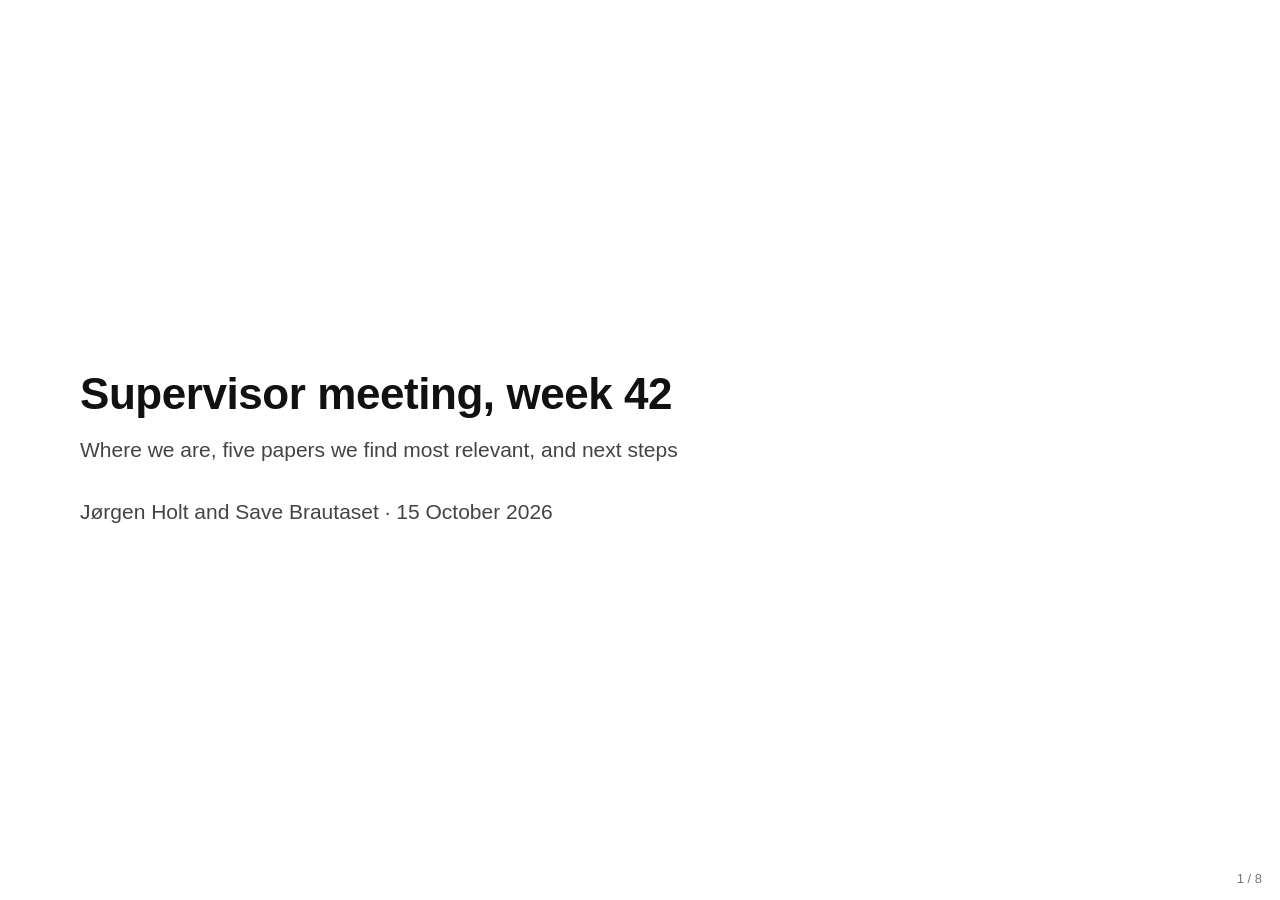
<file: supervisor-meetings/week42-supervisor-meeting/index.html>
<!doctype html>
<html lang="en">
<head>
<meta charset="utf-8">
<meta name="viewport" content="width=device-width, initial-scale=1">
<title>Supervisor meeting, week 42</title>
<style>
  :root {
    --ink: #111;
    --ink-2: #444;
    --ink-3: #777;
    --rule: #ddd;
    --bar: #d9d9d9;
    --bar-now: #111;
    --mark: #c62828;
  }
  * { box-sizing: border-box; }
  html, body { margin: 0; height: 100%; background: #fff; color: var(--ink); }
  body { font-family: "Helvetica Neue", Helvetica, Arial, sans-serif; overflow: hidden; }

  /* Every slide is drawn at 1280x720 and scaled to fit the window. */
  .stage { position: fixed; inset: 0; display: grid; place-items: center; }
  .slide {
    position: absolute; width: 1280px; height: 720px; padding: 64px 80px;
    background: #fff; display: none; transform-origin: center center;
  }
  .slide.active { display: block; }
  h1 { font-size: 44px; font-weight: 600; margin: 0 0 12px; letter-spacing: -0.01em; }
  h2 { font-size: 34px; font-weight: 600; margin: 0 0 28px; letter-spacing: -0.01em; }
  h3 { font-size: 17px; font-weight: 600; margin: 26px 0 10px; text-transform: uppercase; letter-spacing: 0.06em; color: var(--ink-2); }
  p, li { font-size: 21px; line-height: 1.45; }
  ul { margin: 0; padding-left: 26px; }
  li + li { margin-top: 12px; }
  .muted { color: var(--ink-3); }
  .counter { position: fixed; right: 18px; bottom: 14px; font-size: 13px; color: var(--ink-3); }

  /* Title */
  .title { display: flex; flex-direction: column; justify-content: center; height: 100%; }
  .title p { margin: 4px 0; color: var(--ink-2); }

  /* Gantt */
  .gantt { margin-top: 8px; }
  .g-row { display: grid; grid-template-columns: 300px 1fr; align-items: center; height: 46px; border-bottom: 1px solid var(--rule); }
  .g-row.head { height: 40px; border-bottom: 1px solid var(--ink); }
  .g-label { font-size: 17px; padding-right: 16px; line-height: 1.2; }
  .g-label small { display: block; font-size: 13px; color: var(--ink-3); }
  .g-track { position: relative; height: 100%; }
  .g-weeks { display: grid; grid-template-columns: repeat(11, 1fr); height: 100%; }
  .g-weeks div { border-left: 1px solid var(--rule); font-size: 13px; color: var(--ink-3); padding: 4px 0 0 6px; line-height: 1.2; }
  .g-weeks div b { display: block; color: var(--ink); font-weight: 600; }
  .g-bar { position: absolute; top: 11px; height: 24px; background: var(--bar); border-radius: 3px; }
  .g-bar.now { background: var(--bar-now); }
  .g-line { position: absolute; top: 0; bottom: 0; width: 2px; background: var(--mark); }
  .g-mile { position: absolute; top: 15px; width: 14px; height: 14px; background: var(--ink); transform: translateX(-7px) rotate(45deg); }
  .g-note { position: absolute; bottom: -24px; transform: translateX(-50%); font-size: 13px; color: var(--mark); font-weight: 600; white-space: nowrap; }
  .g-status { margin-top: 48px; font-size: 20px; }

  /* Paper slides */
  .paper { display: grid; grid-template-columns: 430px 1fr; gap: 56px; height: 100%; align-items: start; }
  .paper img { width: 430px; height: auto; max-height: 592px; object-fit: contain; object-position: top; border: 1px solid #ccc; display: block; }
  .paper .kicker { font-size: 15px; color: var(--ink-3); text-transform: uppercase; letter-spacing: 0.08em; margin: 0 0 10px; }
  .paper h2 { font-size: 29px; line-height: 1.25; margin-bottom: 18px; }
  .meta { display: grid; grid-template-columns: 110px 1fr; gap: 6px 14px; font-size: 17px; line-height: 1.4; }
  .meta dt { color: var(--ink-3); }
  .meta dd { margin: 0; }
  .paper ul li { font-size: 19px; }

  /* Next steps */
  .two { display: grid; grid-template-columns: 1fr 1fr; gap: 64px; }
  .ask { border-left: 3px solid var(--ink); padding-left: 24px; }
</style>
</head>
<body>
<div class="stage">

  <!-- 1. Title -->
  <section class="slide">
    <div class="title">
      <h1>Supervisor meeting, week 42</h1>
      <p>Where we are, five papers we find most relevant, and next steps</p>
      <p class="muted" style="margin-top:28px">Jørgen Holt and Save Brautaset · 15 October 2026</p>
    </div>
  </section>

  <!-- 2. Gantt -->
  <section class="slide">
    <h2>Where we are</h2>
    <div class="gantt">
      <div class="g-row head">
        <div class="g-label"></div>
        <div class="g-track"><div class="g-weeks">
          <div><b>W40</b>28 Sep</div><div><b>W41</b>5 Oct</div><div><b>W42</b>12 Oct</div><div><b>W43</b>19 Oct</div>
          <div><b>W44</b>26 Oct</div><div><b>W45</b>2 Nov</div><div><b>W46</b>9 Nov</div><div><b>W47</b>16 Nov</div>
          <div><b>W48</b>23 Nov</div><div><b>W49</b>30 Nov</div><div><b>W50</b>7 Dec</div>
        </div></div>
      </div>
      <!-- Bars: left = (start week − 40) / 11, width = weeks / 11. Today line: Thursday of week 42. -->
      <div class="g-row"><div class="g-label">Scope and outline<small>Outline done</small></div>
        <div class="g-track"><div class="g-bar" style="left:0%;width:9.09%"></div><div class="g-line" style="left:22.73%"></div></div></div>
      <div class="g-row"><div class="g-label">Ch. 2: Literature review<small>Chapter 2 drafted</small></div>
        <div class="g-track"><div class="g-bar now" style="left:9.09%;width:18.18%"></div><div class="g-line" style="left:22.73%"></div></div></div>
      <div class="g-row"><div class="g-label">Ch. 3: The Global Gas Model<small>Chapter 3 drafted</small></div>
        <div class="g-track"><div class="g-bar now" style="left:18.18%;width:18.18%"></div><div class="g-line" style="left:22.73%"></div></div></div>
      <div class="g-row"><div class="g-label">Ch. 4: LLM agents<small>Chapter 4 drafted</small></div>
        <div class="g-track"><div class="g-bar" style="left:27.27%;width:18.18%"></div><div class="g-line" style="left:22.73%"></div></div></div>
      <div class="g-row"><div class="g-label">Ch. 5: Where AI fits<small>Chapter 5 drafted</small></div>
        <div class="g-track"><div class="g-bar" style="left:45.45%;width:27.27%"></div><div class="g-line" style="left:22.73%"></div></div></div>
      <div class="g-row"><div class="g-label">Ch. 6–8: Closing chapters</div>
        <div class="g-track"><div class="g-bar" style="left:63.64%;width:18.18%"></div><div class="g-line" style="left:22.73%"></div></div></div>
      <div class="g-row"><div class="g-label">Introduction and abstract<small>Full draft to supervisors, 29 Nov</small></div>
        <div class="g-track"><div class="g-bar" style="left:72.73%;width:9.09%"></div><div class="g-mile" style="left:81.17%"></div><div class="g-line" style="left:22.73%"></div></div></div>
      <div class="g-row"><div class="g-label">Feedback, revise, hand in<small>Hand-in, 13 Dec</small></div>
        <div class="g-track"><div class="g-bar" style="left:81.82%;width:18.18%"></div><div class="g-mile" style="left:99.35%"></div><div class="g-line" style="left:22.73%"><span class="g-note">Today, 15 Oct</span></div></div></div>
    </div>
    <p class="g-status">Literature search done: 142 sources. Writing chapter 2 starts now.</p>
  </section>

  <!-- 3. GGM documentation -->
  <section class="slide">
    <div class="paper">
      <img src="img/ggm-documentation.png" alt="First page of the Global Gas Model documentation v3.0">
      <div>
        <p class="kicker">Paper 1 of 5 · GGM</p>
        <h2>Global Gas Model: Model and Data Documentation v3.0</h2>
        <dl class="meta">
          <dt>Authors</dt><dd>Ruud Egging and Franziska Holz</dd>
          <dt>Year</dt><dd>2019</dd>
          <dt>Published</dt><dd>DIW Data Documentation 100, DIW Berlin</dd>
          <dt>Link</dt><dd>doi.org/10.18723/diw_ddc:2019-100</dd>
        </dl>
        <h3>Why it matters for us</h3>
        <ul>
          <li>The source of truth for chapter 3: model structure, data sources and calibration, with page numbers we can cite.</li>
          <li>States that calibration takes an experienced analyst days to weeks (pp. 28–32). The clearest evidence of manual effort worth helping with.</li>
          <li>Writes down how an expert diagnoses a bad calibration (p. 28). That gives us something to test agents against later.</li>
        </ul>
      </div>
    </div>
  </section>

  <!-- 4. Grey-box calibration -->
  <section class="slide">
    <div class="paper">
      <img src="img/grey-box-calibration.png" alt="First page of Agentic Calibration of Grey-Box Simulation Models">
      <div>
        <p class="kicker">Paper 2 of 5 · AI and calibration</p>
        <h2>Agentic Calibration of Grey-Box Simulation Models: An LLM-Driven Alternative</h2>
        <dl class="meta">
          <dt>Authors</dt><dd>David Gómez-Guillén, Mireia Díaz, Josep Lluis Arcos, Jesús Cerquides</dd>
          <dt>Year</dt><dd>2026 (July)</dd>
          <dt>Published</dt><dd>Preprint, arXiv:2607.18308</dd>
          <dt>From</dt><dd>Catalan Institute of Oncology and IIIA-CSIC, Spain</dd>
        </dl>
        <h3>Why it matters for us</h3>
        <ul>
          <li>An LLM acts as the optimiser in a calibration loop. It sees past guesses and errors and proposes the next parameter set, with a written reason.</li>
          <li>It needed 16 model runs, against 110 for Bayesian optimisation and hundreds to thousands for Nelder–Mead.</li>
          <li>The closest paper to GGM calibration. The difference: its targets are observed data, while GGM's calibrated values include market power, which is judgment.</li>
        </ul>
      </div>
    </div>
  </section>

  <!-- 5. AutoSAM -->
  <section class="slide">
    <div class="paper">
      <img src="img/autosam.png" alt="First page of AutoSAM">
      <div>
        <p class="kicker">Paper 3 of 5 · AI and model inputs</p>
        <h2>AutoSAM: An Agentic Framework for Automating Input File Generation for the SAM Code</h2>
        <dl class="meta">
          <dt>Authors</dt><dd>Zaid Abulawi, Zavier Ndum, Eric Cervi, Rui Hu, Yang Liu</dd>
          <dt>Year</dt><dd>2026 (March)</dd>
          <dt>Published</dt><dd>Preprint, arXiv:2603.24736</dd>
          <dt>From</dt><dd>Texas A&amp;M University and Argonne National Laboratory</dd>
        </dl>
        <h3>Why it matters for us</h3>
        <ul>
          <li>Builds input files for a reactor simulation code from PDFs, diagrams and spreadsheets. That is the same kind of work as filling GGM's workbooks from IEA, ENTSOG or GIIGNL reports.</li>
          <li>Puts every extracted value in a step a person can check, flags missing data and labels assumed values.</li>
          <li>About 88% of values were extracted correctly from PDF text: useful, but not good enough to skip review.</li>
        </ul>
      </div>
    </div>
  </section>

  <!-- 6. HydroAgent -->
  <section class="slide">
    <div class="paper">
      <img src="img/hydroagent.png" alt="First page of HydroAgent">
      <div>
        <p class="kicker">Paper 4 of 5 · The limits</p>
        <h2>HydroAgent: Closing the Gap Between Frontier LLMs and Human Experts in Hydrologic Model Calibration</h2>
        <dl class="meta">
          <dt>Authors</dt><dd>Zhi Li, Songkun Yan, Jie Cao, Mofan Zhang, Anjiang Wei, Jinwoong Yoo, Yang Hong</dd>
          <dt>Year</dt><dd>2026 (May)</dd>
          <dt>Published</dt><dd>Preprint, arXiv:2605.17792</dd>
          <dt>From</dt><dd>U. Colorado Boulder, U. Oklahoma, Stanford, NASA Goddard</dd>
        </dl>
        <h3>Why it matters for us</h3>
        <ul>
          <li>Tested nine frontier LLMs (Claude, GPT, Gemini) on calibrating the US National Weather Service's flash-flood model.</li>
          <li>Almost none reached the human expert's result (one model, at one gauge). The authors blame missing domain knowledge, not model size.</li>
          <li>Keeps our argument honest: today, an agent should help the analyst with calibration, not replace them.</li>
        </ul>
      </div>
    </div>
  </section>

  <!-- 7. Human attention -->
  <section class="slide">
    <div class="paper">
      <img src="img/human-attention.png" alt="First page of (Human) Attention Is (Still) All You Need">
      <div>
        <p class="kicker">Paper 5 of 5 · Humans in the loop</p>
        <h2>(Human) Attention Is (Still) All You Need: Human Oversight Makes AI-Assisted Social Science Reliable</h2>
        <dl class="meta">
          <dt>Authors</dt><dd>Chen Zhu, Xiaolu Wang, Weilong Zhang</dd>
          <dt>Year</dt><dd>2026 (June)</dd>
          <dt>Published</dt><dd>Preprint, arXiv:2606.12848</dd>
          <dt>From</dt><dd>China Agricultural University and University of Cambridge</dd>
        </dl>
        <h3>Why it matters for us</h3>
        <ul>
          <li>An experiment with 280 AI-assisted economics research runs: with no constraints, a multi-agent setup failed badly in 72% of runs.</li>
          <li>Three rules cut that to 16%: the LLM only reasons, data work and estimation run as ordinary code, and a person signs off at three points.</li>
          <li>This is close to the design principle we are working towards for GGM: judgment from the model, arithmetic in code, a person at the key decisions.</li>
        </ul>
      </div>
    </div>
  </section>

  <!-- 8. Next steps -->
  <section class="slide">
    <h2>Next steps</h2>
    <div class="two">
      <div>
        <h3 style="margin-top:0">Start writing</h3>
        <ul>
          <li>Begin with chapter 2, the literature review. The sources are gathered and sorted by chapter.</li>
          <li>Then chapter 3 on GGM, which overlaps with chapter 2 in the plan.</li>
        </ul>
      </div>
      <div class="ask">
        <h3 style="margin-top:0">A request for Lukas</h3>
        <ul>
          <li>A longer session when you have time, so we can go through the GGM workflow in detail.</li>
          <li>Ideally you show or talk us through the manual workflow: preparing data, setting up a scenario, calibrating, running, reading results.</li>
          <li>We take notes and ask a lot of basic questions. The notes feed the workflow chapter.</li>
        </ul>
        <p style="margin-top:22px"><b>When would suit you?</b></p>
      </div>
    </div>
  </section>

</div>
<div class="counter" id="counter"></div>

<script>
  // Arrow keys, space, Page Up/Down or click to move between slides. F toggles fullscreen.
  const slides = Array.from(document.querySelectorAll(".slide"));
  let i = Math.max(0, Math.min(slides.length - 1, parseInt(location.hash.slice(1), 10) - 1 || 0));
  function fit() {
    const s = Math.min(window.innerWidth / 1280, window.innerHeight / 720);
    slides.forEach((el) => (el.style.transform = `scale(${s})`));
  }
  function show(n) {
    i = Math.max(0, Math.min(slides.length - 1, n));
    slides.forEach((el, k) => el.classList.toggle("active", k === i));
    document.getElementById("counter").textContent = `${i + 1} / ${slides.length}`;
    history.replaceState(null, "", "#" + (i + 1));
  }
  document.addEventListener("keydown", (e) => {
    if (["ArrowRight", "ArrowDown", "PageDown", " "].includes(e.key)) { e.preventDefault(); show(i + 1); }
    if (["ArrowLeft", "ArrowUp", "PageUp"].includes(e.key)) { e.preventDefault(); show(i - 1); }
    if (e.key === "Home") show(0);
    if (e.key === "End") show(slides.length - 1);
    if (e.key === "f" || e.key === "F") {
      if (!document.fullscreenElement) document.documentElement.requestFullscreen?.(); else document.exitFullscreen?.();
    }
  });
  document.addEventListener("click", (e) => { if (e.clientX > window.innerWidth / 3) show(i + 1); else show(i - 1); });
  window.addEventListener("resize", fit);
  fit(); show(i);
</script>
</body>
</html>
</file>
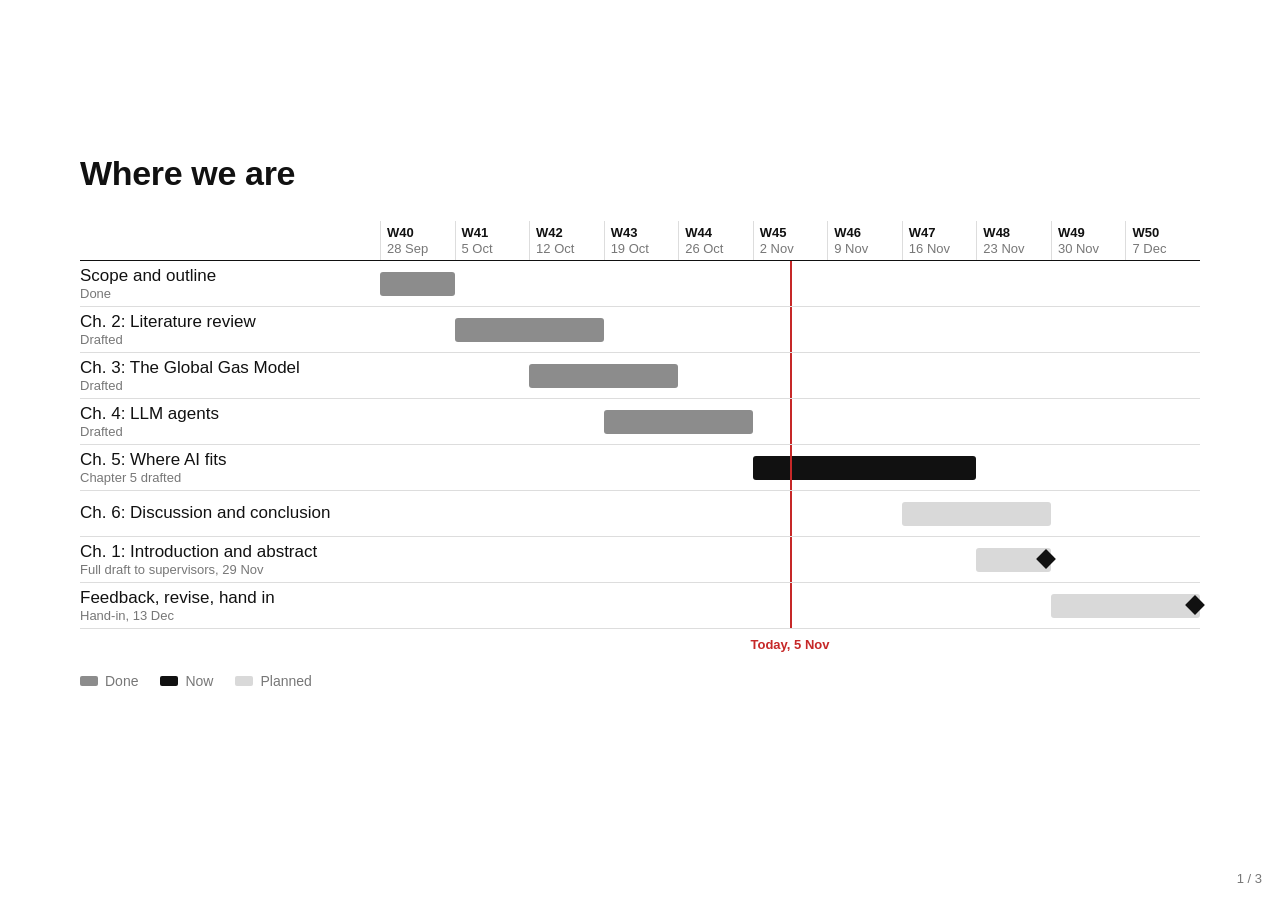
<file: supervisor-meetings/week45-supervisor-meeting/index.html>
<!doctype html>
<html lang="en">
<head>
<meta charset="utf-8">
<meta name="viewport" content="width=device-width, initial-scale=1">
<title>Supervisor meeting, week 45</title>
<style>
  :root {
    --ink: #111;
    --ink-2: #444;
    --ink-3: #777;
    --rule: #ddd;
    --bar: #d9d9d9;
    --bar-done: #8c8c8c;
    --bar-now: #111;
    --mark: #c62828;
  }
  * { box-sizing: border-box; }
  html, body { margin: 0; height: 100%; background: #fff; color: var(--ink); }
  body { font-family: "Helvetica Neue", Helvetica, Arial, sans-serif; overflow: hidden; }

  /* Every slide is drawn at 1280x720 and scaled to fit the window. */
  .stage { position: fixed; inset: 0; display: grid; place-items: center; }
  .slide {
    position: absolute; width: 1280px; height: 720px; padding: 64px 80px;
    background: #fff; display: none; transform-origin: center center;
  }
  .slide.active { display: block; }
  h2 { font-size: 34px; font-weight: 600; margin: 0 0 28px; letter-spacing: -0.01em; }
  h3 { font-size: 17px; font-weight: 600; margin: 26px 0 10px; text-transform: uppercase; letter-spacing: 0.06em; color: var(--ink-2); }
  p, li { font-size: 21px; line-height: 1.45; }
  ul { margin: 0; padding-left: 26px; }
  li + li { margin-top: 12px; }
  .muted { color: var(--ink-3); }
  .counter { position: fixed; right: 18px; bottom: 14px; font-size: 13px; color: var(--ink-3); }

  /* Gantt */
  .gantt { margin-top: 8px; }
  .g-row { display: grid; grid-template-columns: 300px 1fr; align-items: center; height: 46px; border-bottom: 1px solid var(--rule); }
  .g-row.head { height: 40px; border-bottom: 1px solid var(--ink); }
  .g-label { font-size: 17px; padding-right: 16px; line-height: 1.2; }
  .g-label small { display: block; font-size: 13px; color: var(--ink-3); }
  .g-track { position: relative; height: 100%; }
  .g-weeks { display: grid; grid-template-columns: repeat(11, 1fr); height: 100%; }
  .g-weeks div { border-left: 1px solid var(--rule); font-size: 13px; color: var(--ink-3); padding: 4px 0 0 6px; line-height: 1.2; }
  .g-weeks div b { display: block; color: var(--ink); font-weight: 600; }
  .g-bar { position: absolute; top: 11px; height: 24px; background: var(--bar); border-radius: 3px; }
  .g-bar.done { background: var(--bar-done); }
  .g-bar.now { background: var(--bar-now); }
  .g-line { position: absolute; top: 0; bottom: 0; width: 2px; background: var(--mark); }
  .g-mile { position: absolute; top: 15px; width: 14px; height: 14px; background: var(--ink); transform: translateX(-7px) rotate(45deg); }
  .g-note { position: absolute; bottom: -24px; transform: translateX(-50%); font-size: 13px; color: var(--mark); font-weight: 600; white-space: nowrap; }
  .g-legend { display: flex; gap: 22px; font-size: 14px; color: var(--ink-3); margin-top: 44px; }
  .g-legend span::before { content: ""; display: inline-block; width: 18px; height: 10px; border-radius: 2px; margin-right: 7px; vertical-align: 0; background: var(--sw); }
</style>
</head>
<body>
<div class="stage">

  <!-- 1. Gantt -->
  <section class="slide">
    <h2>Where we are</h2>
    <div class="gantt">
      <div class="g-row head">
        <div class="g-label"></div>
        <div class="g-track"><div class="g-weeks">
          <div><b>W40</b>28 Sep</div><div><b>W41</b>5 Oct</div><div><b>W42</b>12 Oct</div><div><b>W43</b>19 Oct</div>
          <div><b>W44</b>26 Oct</div><div><b>W45</b>2 Nov</div><div><b>W46</b>9 Nov</div><div><b>W47</b>16 Nov</div>
          <div><b>W48</b>23 Nov</div><div><b>W49</b>30 Nov</div><div><b>W50</b>7 Dec</div>
        </div></div>
      </div>
      <!-- Bars: left = (start week − 40) / 11, width = weeks / 11. Today line: Thursday of week 45. -->
      <div class="g-row"><div class="g-label">Scope and outline<small>Done</small></div>
        <div class="g-track"><div class="g-bar done" style="left:0%;width:9.09%"></div><div class="g-line" style="left:50%"></div></div></div>
      <div class="g-row"><div class="g-label">Ch. 2: Literature review<small>Drafted</small></div>
        <div class="g-track"><div class="g-bar done" style="left:9.09%;width:18.18%"></div><div class="g-line" style="left:50%"></div></div></div>
      <div class="g-row"><div class="g-label">Ch. 3: The Global Gas Model<small>Drafted</small></div>
        <div class="g-track"><div class="g-bar done" style="left:18.18%;width:18.18%"></div><div class="g-line" style="left:50%"></div></div></div>
      <div class="g-row"><div class="g-label">Ch. 4: LLM agents<small>Drafted</small></div>
        <div class="g-track"><div class="g-bar done" style="left:27.27%;width:18.18%"></div><div class="g-line" style="left:50%"></div></div></div>
      <div class="g-row"><div class="g-label">Ch. 5: Where AI fits<small>Chapter 5 drafted</small></div>
        <div class="g-track"><div class="g-bar now" style="left:45.45%;width:27.27%"></div><div class="g-line" style="left:50%"></div></div></div>
      <div class="g-row"><div class="g-label">Ch. 6: Discussion and conclusion</div>
        <div class="g-track"><div class="g-bar" style="left:63.64%;width:18.18%"></div><div class="g-line" style="left:50%"></div></div></div>
      <div class="g-row"><div class="g-label">Ch. 1: Introduction and abstract<small>Full draft to supervisors, 29 Nov</small></div>
        <div class="g-track"><div class="g-bar" style="left:72.73%;width:9.09%"></div><div class="g-mile" style="left:81.17%"></div><div class="g-line" style="left:50%"></div></div></div>
      <div class="g-row"><div class="g-label">Feedback, revise, hand in<small>Hand-in, 13 Dec</small></div>
        <div class="g-track"><div class="g-bar" style="left:81.82%;width:18.18%"></div><div class="g-mile" style="left:99.35%"></div><div class="g-line" style="left:50%"><span class="g-note">Today, 5 Nov</span></div></div></div>
    </div>
    <div class="g-legend"><span style="--sw:var(--bar-done)">Done</span><span style="--sw:var(--bar-now)">Now</span><span style="--sw:var(--bar)">Planned</span></div>
  </section>

  <!-- 2. What we have done -->
  <section class="slide">
    <h2>What we have done since last time</h2>
    <ul>
      <li>Workflow session with Lukas, 23 October</li>
      <li>Written drafts of chapters 1–4</li>
    </ul>
  </section>

  <!-- 3. Way forward -->
  <section class="slide">
    <h2>Way forward</h2>
    <ul>
      <li>Chapter 5, where AI fits: weeks 45–47</li>
      <li>Chapter 6, discussion and conclusion: weeks 47–48</li>
      <li>Full draft to you: 29 November</li>
      <li>Hand-in: 13 December</li>
    </ul>
  </section>

</div>
<div class="counter" id="counter"></div>

<script>
  // Arrow keys, space, Page Up/Down or click to move between slides. F toggles fullscreen.
  const slides = Array.from(document.querySelectorAll(".slide"));
  let i = Math.max(0, Math.min(slides.length - 1, parseInt(location.hash.slice(1), 10) - 1 || 0));
  function fit() {
    const s = Math.min(window.innerWidth / 1280, window.innerHeight / 720);
    slides.forEach((el) => (el.style.transform = `scale(${s})`));
  }
  function show(n) {
    i = Math.max(0, Math.min(slides.length - 1, n));
    slides.forEach((el, k) => el.classList.toggle("active", k === i));
    document.getElementById("counter").textContent = `${i + 1} / ${slides.length}`;
    history.replaceState(null, "", "#" + (i + 1));
  }
  document.addEventListener("keydown", (e) => {
    if (["ArrowRight", "ArrowDown", "PageDown", " "].includes(e.key)) { e.preventDefault(); show(i + 1); }
    if (["ArrowLeft", "ArrowUp", "PageUp"].includes(e.key)) { e.preventDefault(); show(i - 1); }
    if (e.key === "Home") show(0);
    if (e.key === "End") show(slides.length - 1);
    if (e.key === "f" || e.key === "F") {
      if (!document.fullscreenElement) document.documentElement.requestFullscreen?.(); else document.exitFullscreen?.();
    }
  });
  document.addEventListener("click", (e) => { if (e.clientX > window.innerWidth / 3) show(i + 1); else show(i - 1); });
  window.addEventListener("resize", fit);
  fit(); show(i);
</script>
</body>
</html>
</file>
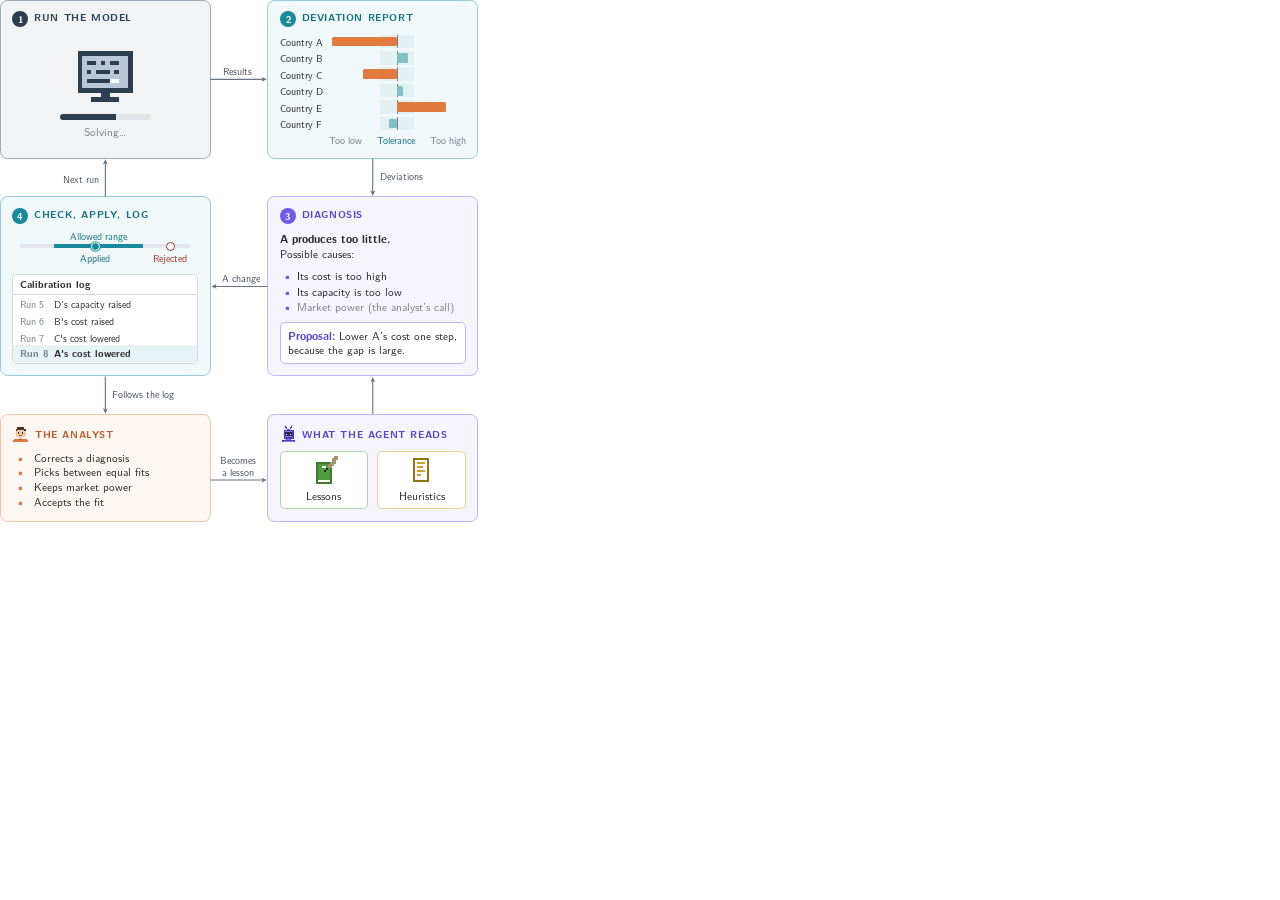
<file: thesis/figures/html/ch5-calibration.html>
<!doctype html>
<!-- Figure 5.5: the calibration loop: code runs and measures, the agent diagnoses and proposes, the analyst decides. -->
<html lang="en">
<head>
<meta charset="utf-8">
<title>ch5-calibration</title>
<link rel="stylesheet" href="fig.css">
<style>
  .loop { display: grid; grid-template-columns: 1fr 1fr; column-gap: 15mm; row-gap: 10mm; position: relative; }
  .st { display: flex; flex-direction: column; }
  .st > h2 { display: flex; align-items: baseline; gap: 1.6mm; }
  .st > h2 .n { display: inline-flex; align-items: center; justify-content: center; width: 4.2mm; height: 4.2mm; border-radius: 50%;
                background: var(--c); color: #fff; font-size: 7.5pt; letter-spacing: 0; line-height: 1; align-self: center; }
  .st .body { flex: 1; display: flex; flex-direction: column; gap: 1.8mm; }
  /* step 1: the computer, with the bar and "Solving…" centred under it */
  #s1 .body { justify-content: center; align-items: center; gap: 1.4mm; text-align: center; }
  #s1 .body > .icon { width: 17mm; height: 17mm; }
  #s1 .progress { flex: none; width: 24mm; margin-top: 0.6mm; }
  .line { display: flex; align-items: center; gap: 1.6mm; }
  .line .icon { width: 4.6mm; height: 4.6mm; }
  .progress { flex: 1; height: 1.6mm; border-radius: 0.8mm; background: #E3E6EA; overflow: hidden; }
  .progress span { display: block; width: 62%; height: 100%; background: var(--model); }
  .muted { color: var(--muted); }
  .small { font-size: 7.5pt; }

  /* deviation chart */
  .chart { display: grid; grid-template-columns: auto 1fr; column-gap: 1.6mm; row-gap: 0.9mm; align-items: center; font-size: 7.5pt; }
  .track { position: relative; height: 2.6mm; }
  .chart .band { position: absolute; top: -0.5mm; bottom: -0.5mm; left: 37.5%; width: 25%; background: color-mix(in srgb, var(--code) 12%, white); }
  .chart .zero { position: absolute; top: -0.5mm; bottom: -0.5mm; left: 50%; border-left: var(--hair) solid var(--muted); }
  .bar { position: absolute; top: 0; bottom: 0; background: color-mix(in srgb, var(--code) 55%, white); border-radius: 0.4mm; }
  .bar.out { background: var(--analyst); }
  .axis { grid-column: 2; display: flex; justify-content: space-between; color: var(--muted); font-size: 7.5pt; }
  .axis span:nth-child(2) { color: var(--code-ink); }

  .causes { display: grid; row-gap: 0.3mm; padding-left: 1mm; }
  .causes div::before { content: "•"; color: var(--agent); margin-right: 1.2mm; }
  .proposal { background: #fff; border: var(--hair) solid color-mix(in srgb, var(--agent) 45%, white); border-radius: 1.3mm; padding: 1.3mm 1.8mm; }
  .proposal b { color: var(--agent-ink); }

  /* allowed range */
  .range { position: relative; height: 7.5mm; margin: 0 2mm; }
  .range .rail { position: absolute; left: 0; right: 0; top: 3.4mm; height: 1mm; background: #E3E6EA; border-radius: 0.5mm; }
  .range .ok { position: absolute; left: 20%; width: 52%; top: 3.4mm; height: 1mm; background: var(--code); }
  .range .ttl { position: absolute; left: 20%; width: 52%; top: 0; text-align: center; font-size: 7.5pt; color: var(--code-ink); line-height: 1; }
  .range .mk { position: absolute; top: 2.7mm; width: 2.4mm; height: 2.4mm; margin-left: -1.2mm; border-radius: 50%; }
  .range .mk.applied { left: 44%; background: var(--code); border: 0.8pt solid #fff; box-shadow: 0 0 0 0.6pt var(--code); }
  .range .mk.rejected { left: 88%; background: #fff; border: 0.9pt solid #A8322D; }
  .range .lab { position: absolute; top: 5.4mm; font-size: 7.5pt; line-height: 1.1; transform: translateX(-50%); }
  .log { flex: 1; margin-top: 2mm; background: #fff; border: var(--hair) solid var(--line); border-radius: 1.3mm; font-size: 7.5pt; }
  .log .lh { padding: 0.8mm 1.8mm; font-weight: 700; border-bottom: var(--hair) solid var(--line); display: flex; align-items: center; gap: 1.2mm; }
  .log .lh .icon { width: 3.4mm; height: 3.4mm; }
  .log .e { display: grid; grid-template-columns: 9mm 1fr; padding: 0.5mm 1.8mm; }
  .log .e span:first-child { color: var(--muted); }
  .log .e.new { background: color-mix(in srgb, var(--code) 10%, white); font-weight: 700; }


  /* below the loop */
  .below { display: grid; grid-template-columns: 1fr 1fr; column-gap: 15mm; margin-top: 10mm; }
  .below .panel > h2 { display: flex; align-items: center; gap: 1.4mm; }
  .below .panel > h2 .icon { width: 4.6mm; height: 4.6mm; }
  .decides div::before { content: "•"; color: var(--analyst); margin-right: 1.2mm; }
  .st .body > .muted.small { margin-top: auto; }
  .decides { display: grid; row-gap: 0.3mm; padding-left: 1mm; }
  .decides div { display: flex; align-items: center; gap: 1.2mm; line-height: 1.2; }
  .decides .icon { width: 3.4mm; height: 3.4mm; }
  .below .panel { display: flex; flex-direction: column; }
  .docs { flex: 1; display: grid; grid-template-columns: 1fr 1fr; gap: 2.4mm; }
  .doc { display: flex; flex-direction: column; justify-content: center; align-items: center; gap: 1.2mm; background: #fff; border-radius: 1.3mm; padding: 1.2mm 1.6mm;
         border: var(--hair) solid color-mix(in srgb, var(--c) 45%, white); }
  .doc .icon { width: 7.5mm; height: 7.5mm; }
</style>
</head>
<body>
<div id="fig">
  <div class="loop">
    <section class="panel model st" id="s1">
      <h2><span class="n">1</span>Run the model</h2>
      <div class="body">
        <i data-pixel="solving"></i>
        <span class="progress"><span></span></span>
        <span class="muted">Solving…</span>
      </div>
    </section>

    <section class="panel code st" id="s2">
      <h2><span class="n">2</span>Deviation report</h2>
      <div class="chart" id="chart"></div>
    </section>

    <section class="panel code st" id="s4">
      <h2><span class="n">4</span>Check, apply, log</h2>
      <div class="body">
        <div class="range">
          <div class="rail"></div><div class="ok"></div><div class="ttl">Allowed range</div>
          <div class="mk applied"></div><div class="mk rejected"></div>
          <div class="lab" style="left:44%; color:var(--code-ink)">Applied</div>
          <div class="lab" style="left:88%; color:#A8322D">Rejected</div>
        </div>
        <div class="log">
          <div class="lh">Calibration log</div>
          <div class="e"><span>Run 5</span><span>D’s capacity raised</span></div>
          <div class="e"><span>Run 6</span><span>B's cost raised</span></div>
          <div class="e"><span>Run 7</span><span>C's cost lowered</span></div>
          <div class="e new"><span>Run 8</span><span>A's cost lowered</span></div>
        </div>
      </div>
    </section>

    <section class="panel agent st" id="s3">
      <h2><span class="n">3</span>Diagnosis</h2>
      <div class="body">
        <div><b>A produces too little.</b><br>Possible causes:</div>
        <div class="causes">
          <div>Its cost is too high</div>
          <div>Its capacity is too low</div>
          <div class="muted">Market power (the analyst’s call)</div>
        </div>
        <div class="proposal"><b>Proposal:</b> Lower A’s cost one step,<br>because the gap is large.</div>
      </div>
    </section>

  </div>

  <div class="below">
    <section class="panel analyst" id="analyst">
      <h2><i data-pixel="analyst"></i>The analyst</h2>
      <div class="decides">
        <div>Corrects a diagnosis</div>
        <div>Picks between equal fits</div>
        <div>Keeps market power</div>
        <div>Accepts the fit</div>
      </div>
    </section>
    <section class="panel agent" id="inputs">
      <h2><i data-pixel="calibration"></i>What the agent reads</h2>
      <div class="docs">
        <div class="doc record" id="lessons" data-box><i data-pixel="lessons"></i>Lessons</div>
        <div class="doc source" data-box><i data-pixel="heuristics"></i>Heuristics</div>
      </div>
    </section>
  </div>
</div>

<script src="fig.js"></script>
<script>
  // the deviation chart: one bar per country, the band is the tolerance
  const dev = { A: -1.15, B: 0.18, C: -0.6, D: 0.1, E: 0.85, F: -0.15 }, max = 1.2, tol = 0.3;
  const chart = document.getElementById("chart");
  for (const [c, v] of Object.entries(dev)) {
    const w = (Math.abs(v) / max) * 50, left = v < 0 ? 50 - w : 50;
    chart.insertAdjacentHTML("beforeend", `<span>Country ${c}</span><div class="track"><span class="band"></span><span class="zero"></span>` +
      `<span class="bar${Math.abs(v) > tol ? " out" : ""}" style="left:${left}%; width:${w}%"></span></div>`);
  }
  chart.insertAdjacentHTML("beforeend", `<div class="axis"><span>Too low</span><span>Tolerance</span><span>Too high</span></div>`);

  const f = { color: "flow", straight: true };
  arrow("#s1:r", "#s2:l", { ...f, label: "Results", side: "above" });
  arrow("#s2:b", "#s3:t", { ...f, label: "Deviations", side: "right" });
  arrow("#s3:l", "#s4:r", { ...f, label: "A change", side: "above" });
  arrow("#s4:t", "#s1:b", { ...f, label: "Next run", side: "left" });
  arrow("#inputs:t", "#s3:b", f);
  arrow("#s4:b", "#analyst:t", { ...f, label: "Follows the log", side: "right" });
  document.fonts.ready.then(() => {
    // "becomes a lesson" ends at the edge of the panel the lessons sit in, level with the lessons
    const fr = document.getElementById("fig").getBoundingClientRect(), r = document.getElementById("inputs").getBoundingClientRect();
    arrow({ x: 55.75, y: "#lessons", dir: "r" }, { x: (r.left - fr.left) / MM, y: "#lessons", dir: "l" }, { ...f, label: "Becomes<br>a lesson", side: "above" });
    draw();
  });
</script>
</body>
</html>
</file>
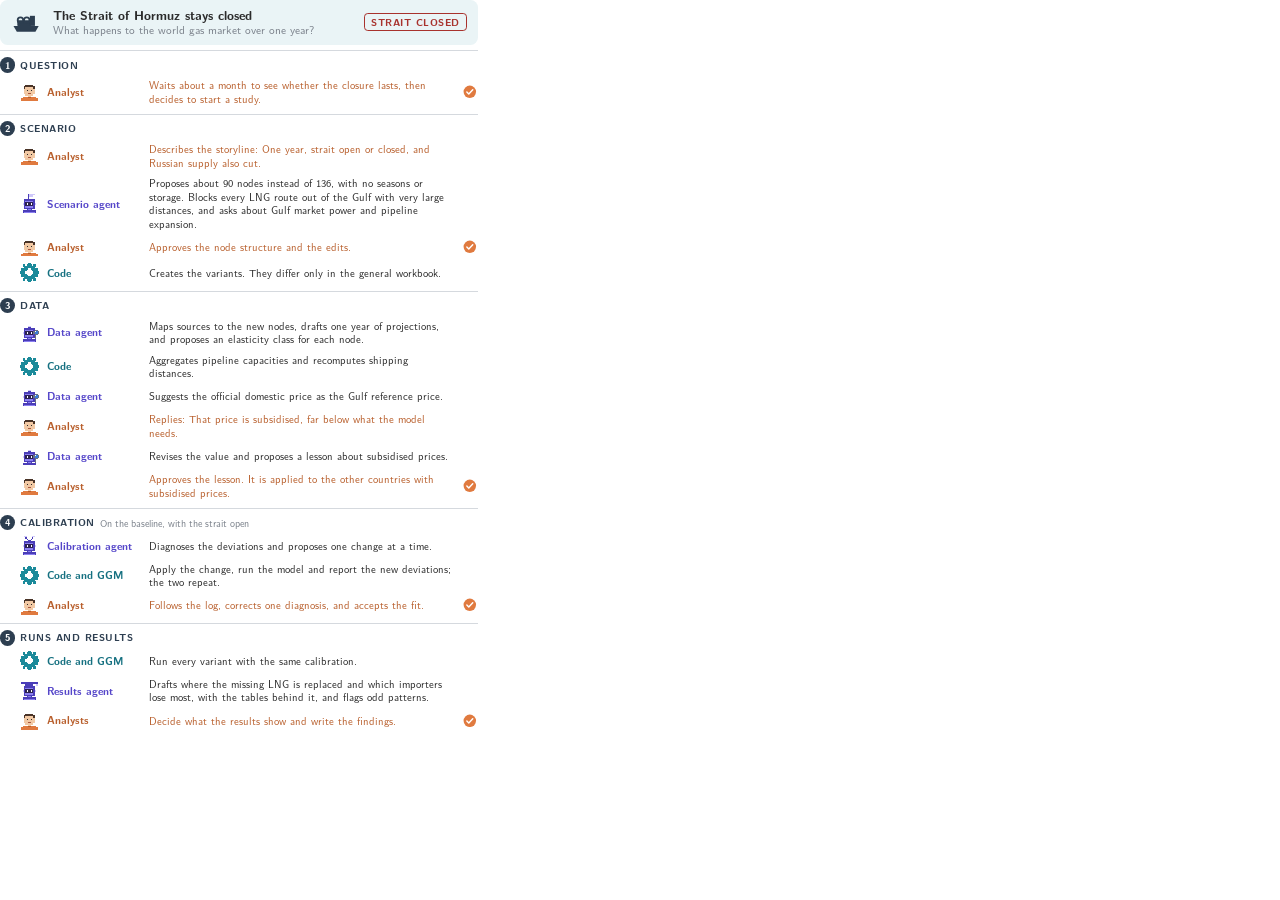
<file: thesis/figures/html/ch5-hormuz.html>
<!doctype html>
<!-- Figure 5.6: the Hormuz example, step by step. Every line names who acts; check marks are the analyst's decisions. -->
<html lang="en">
<head>
<meta charset="utf-8">
<title>ch5-hormuz</title>
<link rel="stylesheet" href="fig.css">
<style>
  .title { display: flex; align-items: center; gap: 3mm; padding: 1.8mm 3mm; border-radius: var(--radius);
           background: color-mix(in srgb, var(--code) 9%, white); margin-bottom: 1.5mm; }
  .title .icon { width: 8mm; height: 8mm; color: var(--model); }
  .title b { display: block; font-size: 9.5pt; }
  .title span { color: var(--muted); }
  .title .closed { margin-left: auto; color: #A8322D; font-weight: 700; font-size: 7.5pt; border: 0.8pt solid #A8322D;
                   border-radius: 1mm; padding: 0.4mm 1.6mm; letter-spacing: 0.05em; text-transform: uppercase; }

  .phase { border-top: var(--hair) solid var(--line); padding: 1.6mm 0 1.4mm; }
  .phase > h3 { display: flex; align-items: center; gap: 1.4mm; font-size: 7.5pt; font-weight: 700; color: var(--model);
                text-transform: uppercase; letter-spacing: 0.05em; margin-bottom: 0.6mm; }
  .phase > h3 .n { display: inline-flex; align-items: center; justify-content: center; width: 4mm; height: 4mm; border-radius: 50%;
                   background: var(--model); color: #fff; letter-spacing: 0; line-height: 1; }
  .phase > h3 small { font-weight: 400; text-transform: none; letter-spacing: 0; color: var(--muted); font-size: 7.5pt; }

  /* one line per action: who, what, and a check mark where the analyst decides */
  .say { display: grid; grid-template-columns: 5mm 25mm 1fr 4mm; column-gap: 2mm; align-items: center; padding: 0.9mm 0 0.9mm 5.4mm; }
  .say > .icon { width: 5mm; height: 5mm; }
  .say .who { font-weight: 700; font-size: 8pt; color: var(--c-ink); }
  .say .what { font-size: 8pt; line-height: 1.28; }
  .say .ok { width: 3.6mm; height: 3.6mm; color: var(--analyst); }
  .say.analyst .what { color: var(--analyst-ink); }
  .say .rep { display: inline-flex; align-items: center; gap: 0.6mm; color: var(--muted); margin-left: 1.2mm; }
  .say .rep .icon { width: 3.2mm; height: 3.2mm; color: var(--muted); }
</style>
</head>
<body>
<div id="fig">
  <div class="title">
    <i data-icon="ship"></i>
    <div><b>The Strait of Hormuz stays closed</b><span>What happens to the world gas market over one year?</span></div>
    <span class="closed">Strait closed</span>
  </div>

  <section class="phase">
    <h3><span class="n">1</span>Question</h3>
    <div class="say analyst"><i data-pixel="analyst"></i><span class="who">Analyst</span><span class="what">Waits about a month to see whether the closure lasts, then decides to start a study.</span><i data-icon="check" class="ok"></i></div>
  </section>

  <section class="phase">
    <h3><span class="n">2</span>Scenario</h3>
    <div class="say analyst"><i data-pixel="analyst"></i><span class="who">Analyst</span><span class="what">Describes the storyline: One year, strait open or closed, and Russian supply also cut.</span><span></span></div>
    <div class="say agent"><i data-pixel="scenario"></i><span class="who">Scenario agent</span><span class="what">Proposes about 90 nodes instead of 136, with no seasons or storage. Blocks every LNG route out of the Gulf with very large distances, and asks about Gulf market power and pipeline expansion.</span><span></span></div>
    <div class="say analyst"><i data-pixel="analyst"></i><span class="who">Analyst</span><span class="what">Approves the node structure and the edits.</span><i data-icon="check" class="ok"></i></div>
    <div class="say code"><i data-pixel="code"></i><span class="who">Code</span><span class="what">Creates the variants. They differ only in the general workbook.</span><span></span></div>
  </section>

  <section class="phase">
    <h3><span class="n">3</span>Data</h3>
    <div class="say agent"><i data-pixel="data"></i><span class="who">Data agent</span><span class="what">Maps sources to the new nodes, drafts one year of projections, and proposes an elasticity class for each node.</span><span></span></div>
    <div class="say code"><i data-pixel="code"></i><span class="who">Code</span><span class="what">Aggregates pipeline capacities and recomputes shipping distances.</span><span></span></div>
    <div class="say agent"><i data-pixel="data"></i><span class="who">Data agent</span><span class="what">Suggests the official domestic price as the Gulf reference price.</span><span></span></div>
    <div class="say analyst"><i data-pixel="analyst"></i><span class="who">Analyst</span><span class="what">Replies: That price is subsidised, far below what the model needs.</span><span></span></div>
    <div class="say agent"><i data-pixel="data"></i><span class="who">Data agent</span><span class="what">Revises the value and proposes a lesson about subsidised prices.</span><span></span></div>
    <div class="say analyst"><i data-pixel="analyst"></i><span class="who">Analyst</span><span class="what">Approves the lesson. It is applied to the other countries with subsidised prices.</span><i data-icon="check" class="ok"></i></div>
  </section>

  <section class="phase">
    <h3><span class="n">4</span>Calibration <small>On the baseline, with the strait open</small></h3>
    <div class="say agent"><i data-pixel="calibration"></i><span class="who">Calibration agent</span><span class="what">Diagnoses the deviations and proposes one change at a time.</span><span></span></div>
    <div class="say code"><i data-pixel="code"></i><span class="who">Code and GGM</span><span class="what">Apply the change, run the model and report the new deviations; the two repeat.</span><span></span></div>
    <div class="say analyst"><i data-pixel="analyst"></i><span class="who">Analyst</span><span class="what">Follows the log, corrects one diagnosis, and accepts the fit.</span><i data-icon="check" class="ok"></i></div>
  </section>

  <section class="phase">
    <h3><span class="n">5</span>Runs and results</h3>
    <div class="say code"><i data-pixel="code"></i><span class="who">Code and GGM</span><span class="what">Run every variant with the same calibration.</span><span></span></div>
    <div class="say agent"><i data-pixel="results"></i><span class="who">Results agent</span><span class="what">Drafts where the missing LNG is replaced and which importers lose most, with the tables behind it, and flags odd patterns.</span><span></span></div>
    <div class="say analyst"><i data-pixel="analyst"></i><span class="who">Analysts</span><span class="what">Decide what the results show and write the findings.</span><i data-icon="check" class="ok"></i></div>
  </section>
</div>

<script src="fig.js"></script>
<script>document.fonts.ready.then(draw);</script>
</body>
</html>
</file>
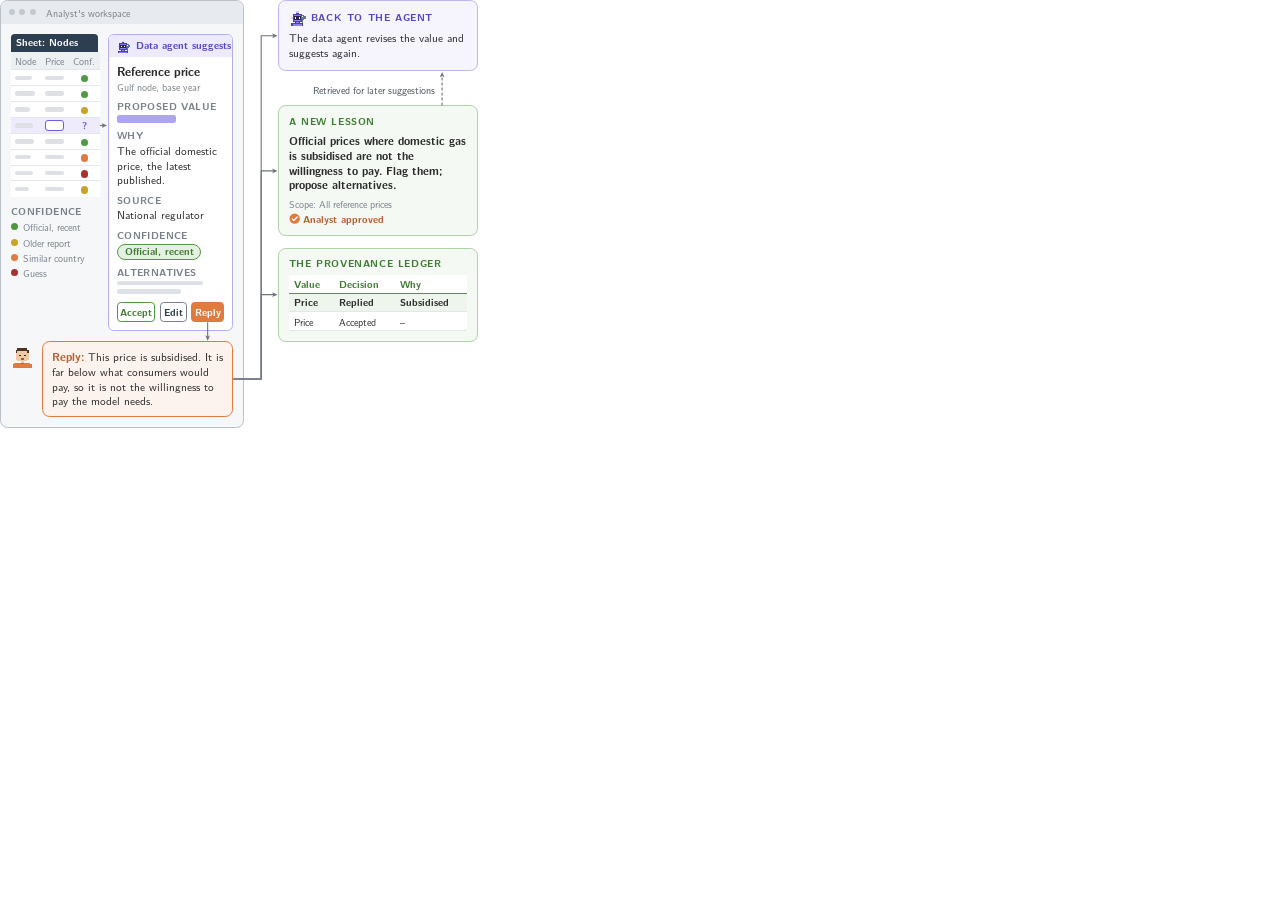
<file: thesis/figures/html/ch5-review.html>
<!doctype html>
<!-- Figure 5.4: a suggestion on the analyst's screen, and where the analyst's answer goes. -->
<html lang="en">
<head>
<meta charset="utf-8">
<title>ch5-review</title>
<link rel="stylesheet" href="fig.css">
<style>
  .layout { display: grid; grid-template-columns: 1.22fr 1fr; column-gap: 9mm; align-items: start; }
  .ph { display: block; height: 1.2mm; border-radius: 0.6mm; background: #DDE1E6; }
  .cap { font-size: 7.5pt; font-weight: 700; letter-spacing: 0.04em; text-transform: uppercase; color: var(--muted); }

  /* the analyst's screen */
  .screen { border: var(--hair) solid #B9C0C8; border-radius: var(--radius); overflow: hidden; background: #F6F7F9; }
  .bar { display: flex; align-items: center; gap: 1.2mm; background: #E7EAEE; padding: 1.3mm 2mm; font-size: 7.5pt; color: var(--muted); }
  .bar i, .bar .dot { width: 1.6mm; height: 1.6mm; border-radius: 50%; background: #C3C9D0; }
  .bar .ttl { margin-left: 1.5mm; }
  .desk { display: grid; grid-template-columns: 23mm 1fr; gap: 2.6mm; padding: 2.6mm; }

  .sheet { --c: var(--code); font-size: 7.5pt; }
  .sheet .tab { background: var(--model); color: #fff; font-weight: 700; padding: 0.7mm 1.4mm; border-radius: 1mm 1mm 0 0; }
  .sheet table { width: 100%; border-collapse: collapse; background: #fff; }
  .sheet th { text-align: left; font-weight: 400; color: var(--muted); background: #EDF0F3; padding: 0.6mm 1.2mm; }
  .sheet td { border-top: var(--hair) solid #E3E6EA; padding: 0 1.2mm; height: 4.2mm; vertical-align: middle; }
  .sheet td:first-child, .sheet th:first-child { width: 42%; }
  .sheet td:last-child { text-align: center; width: 24%; }
  .sheet tr.on td { background: color-mix(in srgb, var(--agent) 12%, white); }
  .sheet tr.on td.v span { display: block; height: 2.8mm; border: 0.9pt solid var(--agent); border-radius: 0.8mm; background: #fff; }
  .conf { display: inline-block; width: 1.9mm; height: 1.9mm; border-radius: 50%; }
  .ok-new { background: var(--record); } .older { background: var(--source); } .similar { background: var(--analyst); } .guess { background: #A8322D; }
  .q { color: var(--agent); font-weight: 700; }
  .legend { margin-top: 2.2mm; display: grid; row-gap: 0.6mm; color: var(--muted); font-size: 7.5pt; }
  .legend div { display: flex; align-items: center; gap: 1.2mm; }

  .card { background: #fff; border: var(--hair) solid color-mix(in srgb, var(--agent) 50%, white); border-radius: 1.5mm; overflow: hidden; }
  .card .head { display: flex; align-items: center; gap: 1.4mm; background: color-mix(in srgb, var(--agent) 13%, white); color: var(--agent-ink); font-weight: 700; font-size: 7.5pt; padding: 1.1mm 2mm; }
  .card .head .icon { width: 3.8mm; height: 3.8mm; }
  .card .head { white-space: nowrap; }
  .card .body { padding: 1.8mm 2.2mm 2.2mm; display: grid; row-gap: 1.5mm; }
  .card .what b { display: block; font-size: 9pt; }
  .card .what span { color: var(--muted); font-size: 7.5pt; }
  .card .f { display: grid; row-gap: 0.5mm; }
  .card .val { height: 2.2mm; width: 55%; background: color-mix(in srgb, var(--agent) 55%, white); }
  .pill { justify-self: start; background: color-mix(in srgb, var(--record) 15%, white); color: var(--record-ink);
          border: var(--hair) solid var(--record); border-radius: 3mm; padding: 0.2mm 1.8mm; font-size: 7.5pt; font-weight: 700; }
  .buttons { display: flex; gap: 1.2mm; margin-top: 0.6mm; }
  .buttons span { flex: 1; text-align: center; border: 0.8pt solid; border-radius: 1mm; padding: 0.7mm 0.6mm; letter-spacing: 0; font-size: 7.5pt; font-weight: 700; }
  .b-accept { color: var(--record-ink); border-color: var(--record) !important; }
  .b-edit { color: var(--model); border-color: var(--muted) !important; }
  .b-reply { background: var(--analyst); color: #fff; border-color: var(--analyst) !important; }

  .answer { display: flex; align-items: flex-start; gap: 2.2mm; padding: 0 2.6mm 2.8mm; }
  .answer > .icon { width: 6mm; height: 6mm; margin-top: 1mm; }
  .bubble { position: relative; flex: 1; background: color-mix(in srgb, var(--analyst) 9%, white); border: 0.8pt solid var(--analyst);
            border-radius: 2mm; padding: 1.8mm 2.4mm; line-height: 1.3; }
  .bubble b { color: var(--analyst-ink); }

  /* where the answer goes */
  .dest { display: flex; flex-direction: column; }
  .dest .head { font-size: 7.5pt; color: var(--muted); margin-bottom: 1.6mm; }
  .dest .panel { padding: 2.2mm 2.6mm 2.6mm; }
  .dest .panel > h2 { display: flex; align-items: center; gap: 1.4mm; margin-bottom: 1.4mm; }
  .dest .panel > h2 .icon { width: 4.4mm; height: 4.4mm; }
  .gapbig { height: 9mm; }
  .gap { height: 3mm; }
  .lesson-text { font-weight: 700; line-height: 1.3; }
  .meta { display: flex; flex-wrap: wrap; gap: 0.6mm 3mm; margin-top: 1.4mm; color: var(--muted); font-size: 7.5pt; }
  .meta .okay { display: inline-flex; align-items: center; gap: 0.8mm; color: var(--analyst-ink); font-weight: 700; }
  .meta .okay .icon { width: 3mm; height: 3mm; color: var(--analyst); }
  .ledger { width: 100%; border-collapse: collapse; background: #fff; font-size: 7.5pt; }
  .ledger th { text-align: left; padding: 0.6mm 1.4mm; border-bottom: var(--hair) solid var(--record); color: var(--record-ink); }
  .ledger td { padding: 0.6mm 1.4mm; border-bottom: var(--hair) solid #E3E6EA; }
  .ledger tr.new td { background: color-mix(in srgb, var(--record) 10%, white); font-weight: 700; }
</style>
</head>
<body>
<div id="fig">
  <div class="layout">
    <div class="screen" id="screen">
      <div class="bar"><span class="dot"></span><span class="dot"></span><span class="dot"></span><span class="ttl">Analyst's workspace</span></div>
      <div class="desk">
        <div class="sheet">
          <div class="tab">Sheet: Nodes</div>
          <table>
            <tr><th>Node</th><th>Price</th><th>Conf.</th></tr>
            <tr><td><span class="ph" style="width:80%"></span></td><td><span class="ph"></span></td><td><span class="conf ok-new"></span></td></tr>
            <tr><td><span class="ph" style="width:95%"></span></td><td><span class="ph"></span></td><td><span class="conf ok-new"></span></td></tr>
            <tr><td><span class="ph" style="width:70%"></span></td><td><span class="ph"></span></td><td><span class="conf older"></span></td></tr>
            <tr class="on"><td><span class="ph" style="width:85%"></span></td><td class="v" id="cell"><span></span></td><td class="q" id="qmark">?</td></tr>
            <tr><td><span class="ph" style="width:90%"></span></td><td><span class="ph"></span></td><td><span class="conf ok-new"></span></td></tr>
            <tr><td><span class="ph" style="width:75%"></span></td><td><span class="ph"></span></td><td><span class="conf similar"></span></td></tr>
            <tr><td><span class="ph" style="width:85%"></span></td><td><span class="ph"></span></td><td><span class="conf guess"></span></td></tr>
            <tr><td><span class="ph" style="width:65%"></span></td><td><span class="ph"></span></td><td><span class="conf older"></span></td></tr>
          </table>
          <div class="legend">
            <span class="cap">Confidence</span>
            <div><span class="conf ok-new"></span>Official, recent</div>
            <div><span class="conf older"></span>Older report</div>
            <div><span class="conf similar"></span>Similar country</div>
            <div><span class="conf guess"></span>Guess</div>
          </div>
        </div>
        <div class="card" id="card">
          <div class="head"><i data-pixel="data"></i>Data agent suggests</div>
          <div class="body">
            <div class="what"><b>Reference price</b><span>Gulf node, base year</span></div>
            <div class="f"><span class="cap">Proposed value</span><span class="ph val"></span></div>
            <div class="f"><span class="cap">Why</span><span>The official domestic price, the latest published.</span></div>
            <div class="f"><span class="cap">Source</span><span>National regulator</span></div>
            <div class="f"><span class="cap">Confidence</span><span class="pill">Official, recent</span></div>
            <div class="f"><span class="cap">Alternatives</span><span class="ph" style="width:80%"></span><span class="ph" style="width:60%; margin-top:0.6mm"></span></div>
            <div class="buttons"><span class="b-accept">Accept</span><span class="b-edit">Edit</span><span class="b-reply" id="reply">Reply</span></div>
          </div>
        </div>
      </div>
      <div class="answer">
        <i data-pixel="analyst"></i>
        <div class="bubble" id="bubble"><b>Reply:</b> This price is subsidised. It is far below what consumers would pay, so it is not the willingness to pay the model needs.</div>
      </div>
    </div>

    <div class="dest">
      <section class="panel agent" id="back">
        <h2><i data-pixel="data"></i>Back to the agent</h2>
        <div>The data agent revises the value and suggests again.</div>
      </section>
      <div class="gapbig"></div>
      <section class="panel record" id="lesson">
        <h2>A new lesson</h2>
        <div class="lesson-text">Official prices where domestic gas is subsidised are not the willingness to pay. Flag them; propose alternatives.</div>
        <div class="meta"><span>Scope: All reference prices</span>
          <span class="okay"><i data-icon="check"></i>Analyst approved</span></div>
      </section>
      <div class="gap"></div>
      <section class="panel record" id="ledger">
        <h2>The provenance ledger</h2>
        <table class="ledger">
          <tr><th>Value</th><th>Decision</th><th>Why</th></tr>
          <tr class="new"><td>Price</td><td>Replied</td><td>Subsidised</td></tr>
          <tr><td>Price</td><td>Accepted</td><td>–</td></tr>
        </table>
      </section>
    </div>
  </div>
</div>

<script src="fig.js"></script>
<script>
  arrow("#qmark:r", "#card:l", { color: "agent", straight: true });
  arrow("#reply:b", "#bubble:t", { color: "analyst", straight: true });
  // the answer fans out from the bubble
  for (const to of ["#back:l", "#lesson:l", "#ledger:l"])
    arrow("#bubble:r", to, { color: "analyst", mid: 69.1 });
  arrow("#lesson:t@0.82", "#back:b@0.82", { color: "record", dashed: true, label: "Retrieved for later suggestions", side: "left" });
  document.fonts.ready.then(draw);
</script>
</body>
</html>
</file>
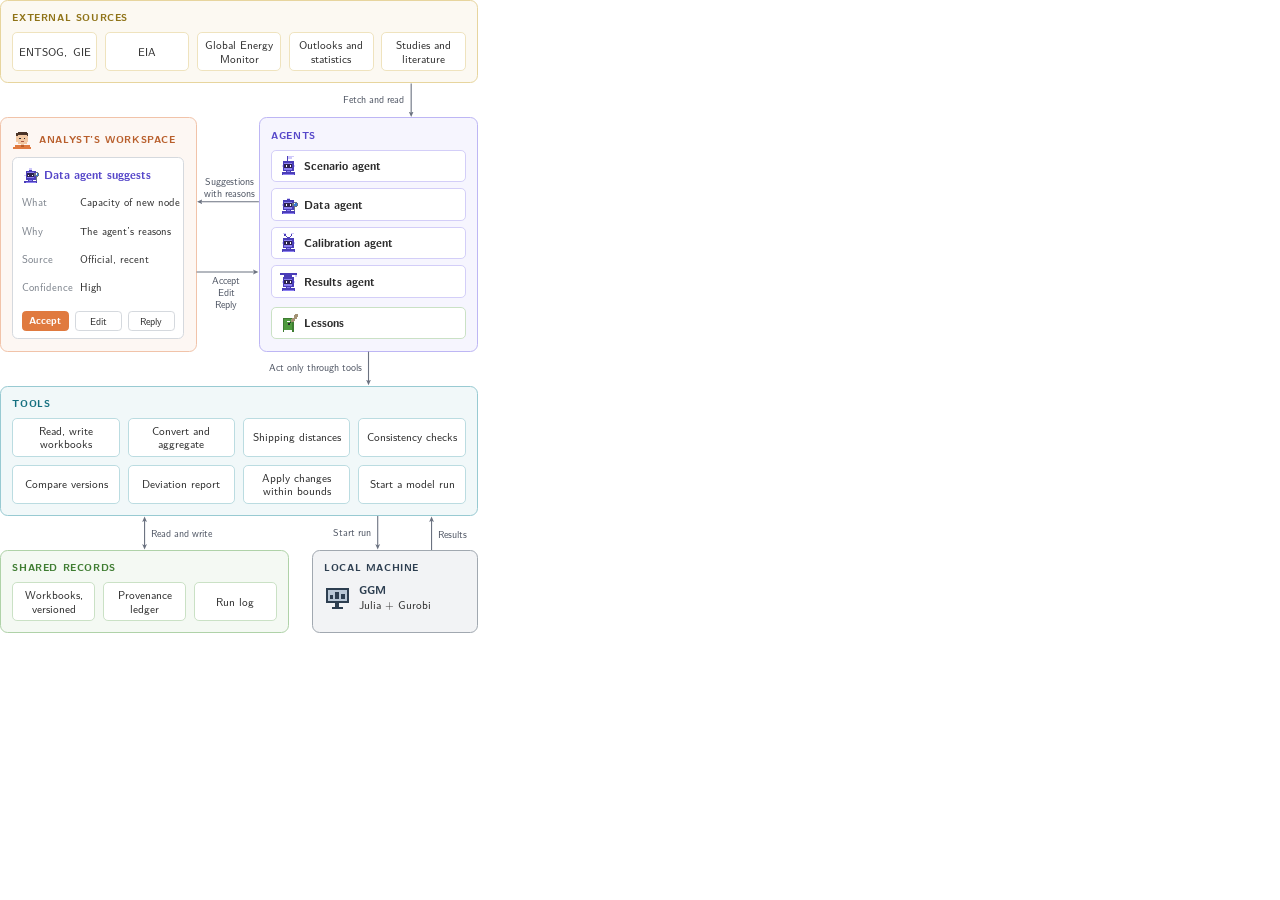
<file: thesis/figures/html/ch5-system.html>
<!doctype html>
<!-- Figure 5.2: the proposed system. Export with: python3 thesis/figures/html/export.py ch5-system -->
<html lang="en">
<head>
<meta charset="utf-8">
<title>ch5-system</title>
<link rel="stylesheet" href="fig.css">
<style>
  #fig { display: flex; flex-direction: column; }
  .lane-gap { height: 9mm; }
  #sources .row { gap: 2mm; }
  #sources .chip { justify-content: center; text-align: center; min-height: 10mm; }
  .middle { display: grid; grid-template-columns: 52mm 1fr 58mm; }
  /* the suggestion card fills the workspace, keeping the panel's own padding */
  #workspace { display: flex; flex-direction: column; }
  #suggestion { flex: 1; display: flex; flex-direction: column; }
  #suggestion dl { flex: 1; align-content: space-evenly; row-gap: 1.6mm; font-size: 8pt; white-space: nowrap; }
  #suggestion .buttons { margin-top: 2.4mm; }
  .panel > h2.av { display: flex; align-items: center; gap: 1.6mm; }
  .panel > h2.av .icon { width: 5.5mm; height: 5.5mm; }
  .card { background: #fff; border: var(--hair) solid var(--line); border-radius: 1.5mm; padding: 2mm 2.2mm; }
  .card .head { display: flex; align-items: center; gap: 1.4mm; color: var(--agent-ink); font-weight: 700; margin-bottom: 1mm; }
  .card .head .icon { width: 4.6mm; height: 4.6mm; }
  .card dl { display: grid; grid-template-columns: auto 1fr; column-gap: 2mm; row-gap: 0.5mm; font-size: 7.5pt; }
  .card dt { color: var(--muted); }
  .card .buttons { display: flex; gap: 1.5mm; margin-top: 2mm; }
  .card .buttons span { flex: 1; text-align: center; border: var(--hair) solid var(--line); border-radius: 1mm; padding: 0.6mm 0; font-size: 7.5pt; }
  .card .buttons .go { background: var(--analyst); border-color: var(--analyst); color: #fff; font-weight: 700; }
  #agents .chip { min-height: 8.6mm; padding-top: 1mm; padding-bottom: 1mm; }
  #agents .stack { gap: 1.6mm; }
  #agents .chip .icon { width: 5mm; height: 5mm; }
  #lessons { margin-top: 2.4mm; }
  #tools .chip, #records .chip { justify-content: center; text-align: center; }
  #tools .grid { grid-template-columns: repeat(4, 1fr); }
  .bottom { display: grid; grid-template-columns: 1fr 44mm; gap: 6mm; }
  #records .grid { grid-template-columns: repeat(3, 1fr); }
  #local .item { display: flex; align-items: center; gap: 2.2mm; }
  #local .item .icon { width: 7mm; height: 7mm; }
  #local .item b { font-weight: 700; color: var(--model); }
</style>
</head>
<body>
<div id="fig">

  <section class="panel source" id="sources">
    <h2>External sources</h2>
    <div class="row">
      <div class="chip"><span class="t">ENTSOG,&nbsp;GIE</span></div>
      <div class="chip"><span class="t">EIA</span></div>
      <div class="chip"><span class="t">Global Energy<br>Monitor</span></div>
      <div class="chip"><span class="t">Outlooks and<br>statistics</span></div>
      <div class="chip"><span class="t">Studies and<br>literature</span></div>
    </div>
  </section>

  <div class="lane-gap"></div>

  <div class="middle">
    <section class="panel analyst" id="workspace">
      <h2 class="av"><i data-pixel="analyst"></i>Analyst’s workspace</h2>
      <div class="card" id="suggestion">
        <div class="head"><i data-pixel="data"></i>Data agent suggests</div>
        <dl>
          <dt>What</dt><dd>Capacity of new node</dd>
          <dt>Why</dt><dd>The agent’s reasons</dd>
          <dt>Source</dt><dd>Official, recent</dd>
          <dt>Confidence</dt><dd>High</dd>
        </dl>
        <div class="buttons"><span class="go">Accept</span><span>Edit</span><span>Reply</span></div>
      </div>
    </section>
    <div></div>
    <section class="panel agent" id="agents">
      <h2>Agents</h2>
      <div class="stack">
        <div class="chip"><i data-pixel="scenario"></i><span class="t"><b>Scenario agent</b></span></div>
        <div class="chip"><i data-pixel="data"></i><span class="t"><b>Data agent</b></span></div>
        <div class="chip"><i data-pixel="calibration"></i><span class="t"><b>Calibration agent</b></span></div>
        <div class="chip"><i data-pixel="results"></i><span class="t"><b>Results agent</b></span></div>
      </div>
      <div class="chip record" id="lessons"><i data-pixel="lessons"></i><span class="t"><b>Lessons</b></span></div>
    </section>
  </div>

  <div class="lane-gap"></div>

  <section class="panel code" id="tools">
    <h2>Tools</h2>
    <div class="grid">
      <div class="chip"><span class="t">Read, write<br>workbooks</span></div>
      <div class="chip"><span class="t">Convert and aggregate</span></div>
      <div class="chip"><span class="t">Shipping distances</span></div>
      <div class="chip"><span class="t">Consistency checks</span></div>
      <div class="chip"><span class="t">Compare versions</span></div>
      <div class="chip"><span class="t">Deviation report</span></div>
      <div class="chip"><span class="t">Apply changes within bounds</span></div>
      <div class="chip"><span class="t">Start a model run</span></div>
    </div>
  </section>

  <div class="lane-gap"></div>

  <div class="bottom">
    <section class="panel record" id="records">
      <h2>Shared records</h2>
      <div class="grid">
        <div class="chip"><span class="t">Workbooks, versioned</span></div>
        <div class="chip"><span class="t">Provenance ledger</span></div>
        <div class="chip"><span class="t">Run log</span></div>
      </div>
    </section>
    <section class="panel model" id="local">
      <h2>Local machine</h2>
      <div class="item"><i data-pixel="ggm"></i><span><b>GGM</b><br>Julia + Gurobi</span></div>
    </section>
  </div>
</div>

<script src="fig.js"></script>
<script>
  arrow("#sources:b@0.86", "#agents:t", { color: "agent", label: "Fetch and read", side: "left", straight: true });
  arrow("#agents:l@0.36", "#workspace:r@0.36", { color: "agent", label: "Suggestions<br>with reasons", side: "above" });
  arrow("#workspace:r@0.66", "#agents:l@0.66", { color: "analyst", label: "Accept<br>Edit<br>Reply", side: "below" });
  arrow("#agents:b", "#tools:t", { color: "agent", label: "Act only through tools", side: "left", straight: true });
  arrow("#records:t", "#tools:b", { color: "code", label: "Read and write", side: "right", both: true, straight: true });
  arrow("#tools:b@0.79", "#local:t", { color: "code", label: "Start run", side: "left", straight: true });
  arrow("#local:t@0.72", "#tools:b", { color: "model", label: "Results", side: "right", straight: true });
  document.fonts.ready.then(draw);
</script>
</body>
</html>
</file>
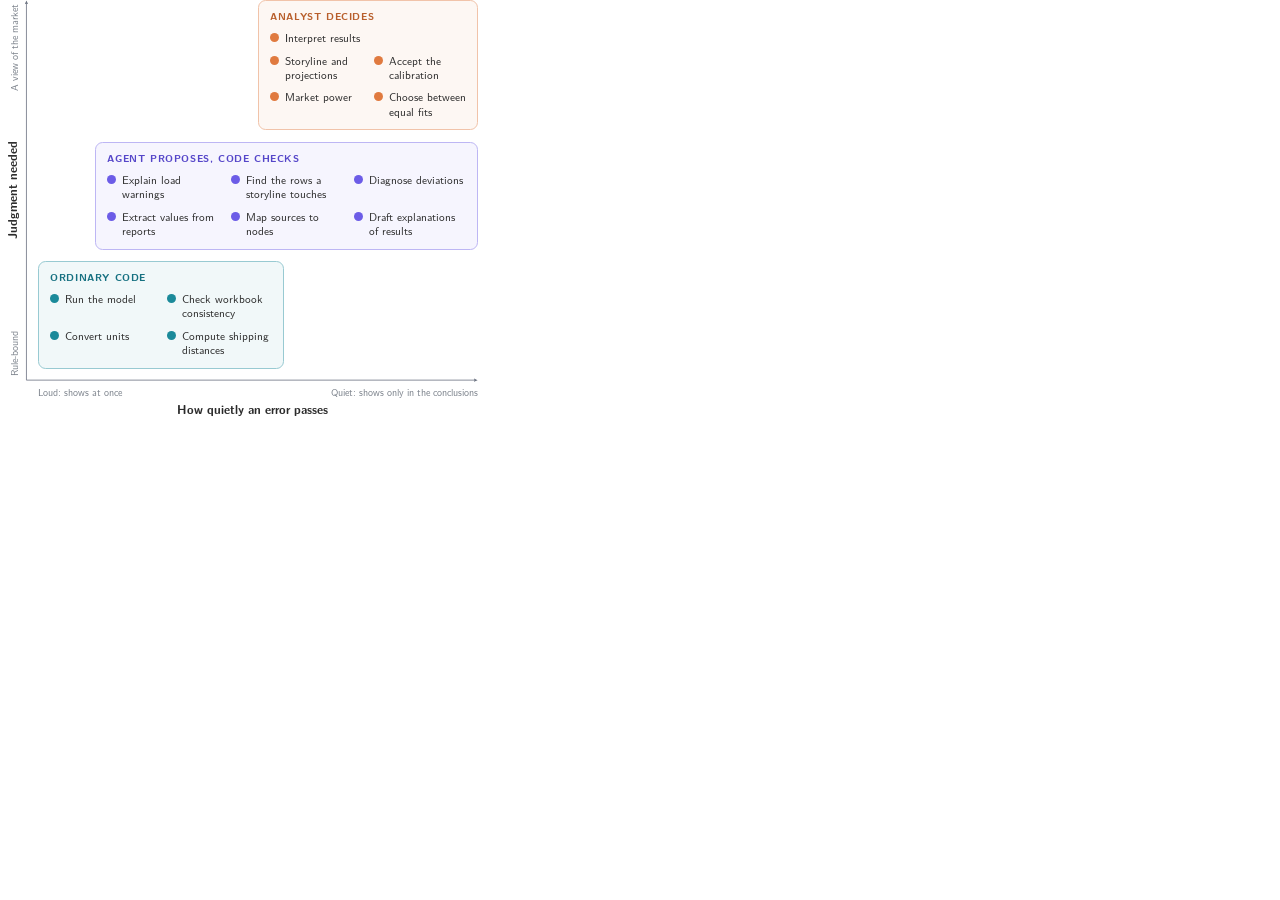
<file: thesis/figures/html/ch5-task-map.html>
<!doctype html>
<!-- Figure 5.1: the main parts of the workflow, placed by judgment needed and by how quietly an error passes. -->
<html lang="en">
<head>
<meta charset="utf-8">
<title>ch5-task-map</title>
<link rel="stylesheet" href="fig.css">
<style>
  .map { display: grid; grid-template-columns: 7mm 1fr; }
  /* the y axis: labels run bottom to top */
  .yaxis { grid-row: 1; grid-column: 1; display: flex; justify-content: space-between; align-items: center;
           writing-mode: vertical-rl; transform: rotate(180deg); padding: 1mm 0; }
  .yaxis .title, .xaxis .title { font-weight: 700; font-size: 9pt; }
  /* the titles sit at the middle of their axis, whatever the end labels say */
  .yaxis { position: relative; }
  .yaxis .title { position: absolute; top: 50%; left: 50%; transform: translate(-50%, -50%); white-space: nowrap; }
  .ends, .yaxis .end { color: var(--muted); font-size: 7.5pt; }
  .plot { grid-row: 1; grid-column: 2; position: relative; display: flex; flex-direction: column; gap: 3mm;
          padding: 0 0 3mm 3mm; }
  .xaxis { grid-row: 2; grid-column: 2; padding: 1.2mm 0 0 3mm; }
  .xaxis .ends { display: flex; justify-content: space-between; }
  .xaxis .title { text-align: center; margin: 1.2mm 0 0 -3mm; }

  .zone { padding: 2.4mm 3mm 2.8mm; }
  .zone > h2 { margin-bottom: 2.2mm; }
  .zone .grid { column-gap: 3mm; row-gap: 2.2mm; }
  .zone .item { display: flex; align-items: flex-start; gap: 1.6mm; line-height: 1.25; }
  .zone .item::before { content: ""; flex: none; width: 2.4mm; height: 2.4mm; margin-top: 0.5mm; border-radius: 50%; background: var(--c); }
  /* the staircase: more judgment higher up, quieter errors further right */
  #analyst { margin-left: 50%; }
  #agent   { margin-left: 13%; }
  #code    { width: 56%; }
  #code .grid, #analyst .grid { grid-template-columns: 1fr 1fr; }
  #agent .grid { grid-template-columns: repeat(3, 1fr); }
  #origin { position: absolute; left: 0; bottom: 0; }
  #xend { position: absolute; right: 0; bottom: 0; }
  #yend { position: absolute; left: 0; top: 0; }
</style>
</head>
<body>
<div id="fig">
  <div class="map">
    <div class="yaxis"><span class="end">Rule-bound</span><span class="title">Judgment needed</span><span class="end">A view of the market</span></div>
    <div class="plot" id="plot">
      <section class="panel zone analyst" id="analyst">
        <h2>Analyst decides</h2>
        <div class="grid">
          <div class="item">Interpret results</div><div></div>
          <div class="item">Storyline and projections</div><div class="item">Accept the calibration</div>
          <div class="item">Market power</div><div class="item">Choose between equal fits</div>
        </div>
      </section>
      <section class="panel zone agent" id="agent">
        <h2>Agent proposes, code checks</h2>
        <div class="grid">
          <div class="item">Explain load warnings</div>
          <div class="item">Find the rows a storyline touches</div>
          <div class="item">Diagnose deviations</div>
          <div class="item">Extract values from reports</div>
          <div class="item">Map sources to nodes</div>
          <div class="item">Draft explanations of results</div>
        </div>
      </section>
      <section class="panel zone code" id="code">
        <h2>Ordinary code</h2>
        <div class="grid">
          <div class="item">Run the model</div><div class="item">Check workbook consistency</div>
          <div class="item">Convert units</div><div class="item">Compute shipping distances</div>
        </div>
      </section>
      <i id="origin"></i><i id="xend"></i><i id="yend"></i>
    </div>
    <div></div>
    <div class="xaxis">
      <div class="ends"><span>Loud: shows at once</span><span>Quiet: shows only in the conclusions</span></div>
      <div class="title">How quietly an error passes</div>
    </div>
  </div>
</div>

<script src="fig.js"></script>
<script>
  arrow({ x: "#origin", y: "#origin", dir: "r" }, { x: "#xend", y: "#xend", dir: "l" }, { color: "muted", width: 0.8 });
  arrow({ x: "#origin", y: "#origin", dir: "t" }, { x: "#yend", y: "#yend", dir: "b" }, { color: "muted", width: 0.8 });
  document.fonts.ready.then(draw);
</script>
</body>
</html>
</file>
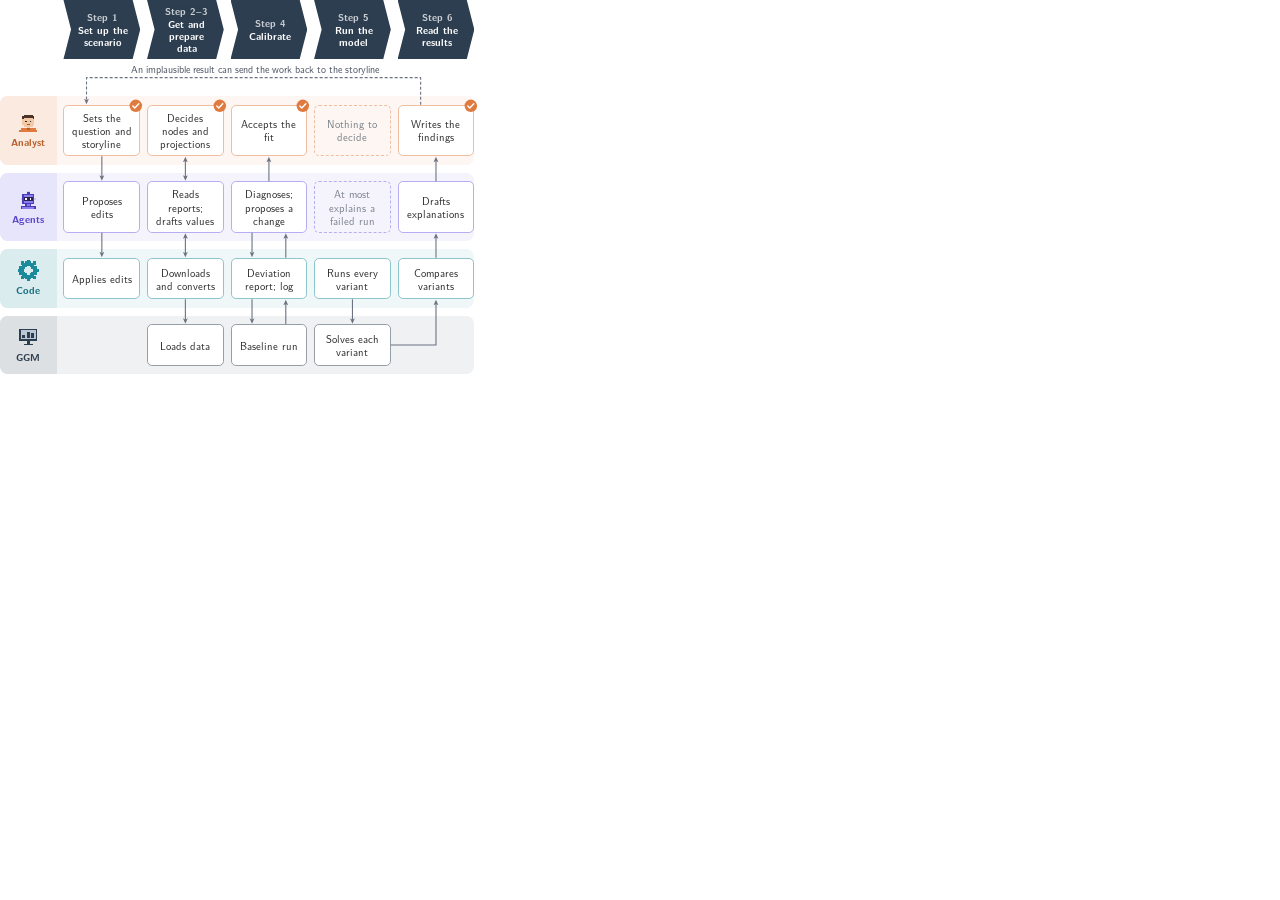
<file: thesis/figures/html/ch5-workflow.html>
<!doctype html>
<!-- Figure 5.3: the workflow as swimlanes: who does what in each step, and where the analyst signs off. -->
<html lang="en">
<head>
<meta charset="utf-8">
<title>ch5-workflow</title>
<link rel="stylesheet" href="fig.css">
<style>
  .lanes { margin-right: 1mm; display: grid; grid-template-columns: 15mm repeat(5, 1fr); column-gap: 1.8mm; row-gap: 2.2mm; }
  /* step header */
  .step { grid-row: 1; background: var(--model); color: #fff; font-weight: 700; font-size: 7.5pt; line-height: 1.2;
          text-align: center; padding: 1.3mm 2.4mm 1.3mm 3mm; display: flex; flex-direction: column; align-items: center; justify-content: center; gap: 0.3mm;
          clip-path: polygon(0 0, calc(100% - 2mm) 0, 100% 50%, calc(100% - 2mm) 100%, 0 100%, 2mm 50%); }
  .step .n { opacity: 0.75; white-space: nowrap; }
  .backgap { grid-row: 2; grid-column: 1 / -1; height: 5.5mm; }
  /* lanes */
  .lane { grid-column: 1 / -1; border-radius: var(--radius); background: color-mix(in srgb, var(--c) 7%, white); }
  .who { grid-column: 1; display: flex; flex-direction: column; align-items: center; justify-content: center; gap: 1mm;
         font-weight: 700; font-size: 7.5pt; color: var(--c-ink); border-radius: var(--radius) 0 0 var(--radius);
         background: color-mix(in srgb, var(--c) 16%, white); }
  .who .icon { width: 5.5mm; height: 5.5mm; }
  .cell { position: relative; margin: 2.2mm 0; min-height: 11mm; display: flex; align-items: center; justify-content: center;
          text-align: center; background: #fff; border: var(--hair) solid color-mix(in srgb, var(--c) 50%, white);
          border-radius: 1.3mm; padding: 1.4mm 1.6mm; font-size: 8pt; line-height: 1.22; }
  .cell.idle { background: transparent; border-style: dashed; color: var(--muted); }
  .cell .badge { position: absolute; top: -1.7mm; right: -1mm; width: 3.6mm; height: 3.6mm; color: var(--analyst); }
  .r3 { grid-row: 3; } .r4 { grid-row: 4; } .r5 { grid-row: 5; } .r6 { grid-row: 6; }
  .c1 { grid-column: 2; } .c2 { grid-column: 3; } .c3 { grid-column: 4; } .c4 { grid-column: 5; } .c5 { grid-column: 6; }
</style>
</head>
<body>
<div id="fig">
  <div class="lanes">
    <div class="step c1"><span class="n">Step 1</span><span>Set up the scenario</span></div>
    <div class="step c2"><span class="n">Step 2–3</span><span>Get and prepare data</span></div>
    <div class="step c3"><span class="n">Step 4</span><span>Calibrate</span></div>
    <div class="step c4"><span class="n">Step 5</span><span>Run the model</span></div>
    <div class="step c5"><span class="n">Step 6</span><span>Read the results</span></div>
    <div class="backgap" id="backline"></div>

    <div class="lane analyst r3"></div>
    <div class="who analyst r3"><i data-pixel="analyst"></i>Analyst</div>
    <div class="cell analyst r3 c1" id="a0">Sets the question and storyline<i data-icon="check" class="badge"></i></div>
    <div class="cell analyst r3 c2" id="a1">Decides nodes and projections<i data-icon="check" class="badge"></i></div>
    <div class="cell analyst r3 c3" id="a2">Accepts the fit<i data-icon="check" class="badge"></i></div>
    <div class="cell analyst idle r3 c4" id="a3">Nothing to decide</div>
    <div class="cell analyst r3 c5" id="a4">Writes the findings<i data-icon="check" class="badge"></i></div>

    <div class="lane agent r4"></div>
    <div class="who agent r4"><i data-pixel="agent"></i>Agents</div>
    <div class="cell agent r4 c1" id="g0">Proposes edits</div>
    <div class="cell agent r4 c2" id="g1">Reads reports; drafts values</div>
    <div class="cell agent r4 c3" id="g2">Diagnoses; proposes a change</div>
    <div class="cell agent idle r4 c4" id="g3">At most explains a failed run</div>
    <div class="cell agent r4 c5" id="g4">Drafts explanations</div>

    <div class="lane code r5"></div>
    <div class="who code r5"><i data-pixel="code"></i>Code</div>
    <div class="cell code r5 c1" id="c0">Applies edits</div>
    <div class="cell code r5 c2" id="c1">Downloads and converts</div>
    <div class="cell code r5 c3" id="c2">Deviation report; log</div>
    <div class="cell code r5 c4" id="c3">Runs every variant</div>
    <div class="cell code r5 c5" id="c4">Compares variants</div>

    <div class="lane model r6"></div>
    <div class="who model r6"><i data-pixel="ggm"></i>GGM</div>
    <div class="cell model r6 c2" id="m1">Loads data</div>
    <div class="cell model r6 c3" id="m2">Baseline run</div>
    <div class="cell model r6 c4" id="m3">Solves each variant</div>
  </div>
</div>

<script src="fig.js"></script>
<script>
  const down = (a, b, c, at) => arrow(`#${a}:b${at ? "@" + at : ""}`, `#${b}:t`, { color: c, straight: true });
  const up = (a, b, c, at) => arrow(`#${a}:t${at ? "@" + at : ""}`, `#${b}:b`, { color: c, straight: true });
  down("a0", "g0", "analyst"); down("g0", "c0", "agent");
  arrow("#a1:b", "#g1:t", { color: "analyst", straight: true, both: true });
  arrow("#g1:b", "#c1:t", { color: "agent", straight: true, both: true });
  down("c1", "m1", "code");
  // calibration loop: changes go down on the left, results come back up on the right
  down("g2", "c2", "agent", 0.28); down("c2", "m2", "code", 0.28);
  up("m2", "c2", "model", 0.72); up("c2", "g2", "code", 0.72);
  up("g2", "a2", "agent");
  down("c3", "m3", "code");
  arrow("#m3:r", "#c4:b", { color: "model" });
  up("c4", "g4", "code"); up("g4", "a4", "agent");
  // work can go back
  arrow("#a4:t@0.3", "#a0:t@0.3", { color: "analyst", dashed: true, mid: "#backline", at: 0.5, side: "above",
        label: "An implausible result can send the work back to the storyline", plain: false });
  document.fonts.ready.then(draw);
</script>
</body>
</html>
</file>
<file: thesis/figures/html/fig.css>
/* Shared look for the thesis figures drawn in HTML (see README.md).
   One figure = one HTML page whose #fig is exactly the thesis text width;
   export.py prints it to a PDF of the same size. */

@font-face { font-family: "LM Sans"; src: url("fonts/lmsans10-regular.otf"); font-weight: 400; }
@font-face { font-family: "LM Sans"; src: url("fonts/lmsans10-bold.otf"); font-weight: 700; }
@font-face { font-family: "LM Sans"; src: url("fonts/lmsans10-oblique.otf"); font-style: italic; }

:root {
  /* the same colours as figures/style.tex */
  --analyst: #E07A3F;  --analyst-ink: #B85E2B;
  --agent:   #6C5CE7;  --agent-ink:   #5546C9;
  --code:    #1B8A9A;  --code-ink:    #157080;
  --model:   #2D3E50;  --model-ink:   #2D3E50;
  --record:  #4E9A3E;  --record-ink:  #3E7C31;
  --source:  #C9A227;  --source-ink:  #8F7317;
  --ink:     #2B2B2B;
  --muted:   #7A808A;
  --line:    #D5D9DE;
  --flow:    #6B7280;  --flow-ink:  #4B5260;   /* every arrow and its label */

  --text-width: 126.5mm;   /* \textwidth of the thesis */
  --gap: 3mm;              /* the one spacing unit everything is built from */
  --radius: 2mm;
  --hair: 0.6pt;
}

* { box-sizing: border-box; margin: 0; padding: 0; }
html, body { background: #fff; -webkit-print-color-adjust: exact; print-color-adjust: exact; }
body { font-family: "LM Sans", "Helvetica Neue", Arial, sans-serif; color: var(--ink); font-size: 8.5pt; line-height: 1.3; }
#fig { position: relative; width: var(--text-width); }

/* A panel is one part of a system: tinted, with its title inside, never on the border. */
.panel {
  --c: var(--model); --c-ink: var(--model-ink);
  position: relative;
  border: var(--hair) solid color-mix(in srgb, var(--c) 45%, white);
  background: color-mix(in srgb, var(--c) 6%, white);
  border-radius: var(--radius);
  padding: calc(var(--gap) * 0.9) var(--gap) var(--gap);
}
.panel > h2 {
  font-size: 7.5pt; font-weight: 700; letter-spacing: 0.06em; text-transform: uppercase;
  color: var(--c-ink); margin-bottom: calc(var(--gap) * 0.7);
}
.panel > h2 small { font-size: 7.5pt; font-weight: 400; letter-spacing: 0; text-transform: none; color: var(--muted); margin-left: 1.2mm; }
.panel .note { color: var(--muted); font-size: 7.5pt; margin-top: calc(var(--gap) * 0.8); }

.analyst { --c: var(--analyst); --c-ink: var(--analyst-ink); }
.agent   { --c: var(--agent);   --c-ink: var(--agent-ink); }
.code    { --c: var(--code);    --c-ink: var(--code-ink); }
.model   { --c: var(--model);   --c-ink: var(--model-ink); }
.record  { --c: var(--record);  --c-ink: var(--record-ink); }
.source  { --c: var(--source);  --c-ink: var(--source-ink); }

/* A chip is one thing inside a panel. */
.chip {
  display: flex; align-items: center; gap: 1.6mm;
  background: #fff; border: var(--hair) solid color-mix(in srgb, var(--c) 30%, white);
  border-radius: 1.3mm; padding: 1.3mm 1.8mm; min-height: 8.5mm;
}
.chip .t { line-height: 1.2; }
.chip b { font-weight: 700; }
.chip .sub { display: block; color: var(--muted); font-size: 7.5pt; }
.icon { flex: none; width: 4.2mm; height: 4.2mm; color: var(--c); }
.icon.lg { width: 6mm; height: 6mm; }

.row { display: flex; gap: var(--gap); }
.row > * { flex: 1 1 0; min-width: 0; }
.grid { display: grid; gap: calc(var(--gap) * 0.7); }
.stack { display: flex; flex-direction: column; gap: calc(var(--gap) * 0.7); }

/* Arrows are drawn by fig.js into this layer, from the boxes' real positions. */
#arrows { position: absolute; inset: 0; overflow: visible; pointer-events: none; }
.alabel {
  position: absolute; font-size: 7.5pt; line-height: 1.2; white-space: nowrap; text-align: center;
  background: #fff; padding: 0 0.8mm;
}
.alabel.plain { background: transparent; padding: 0; }
</file>
